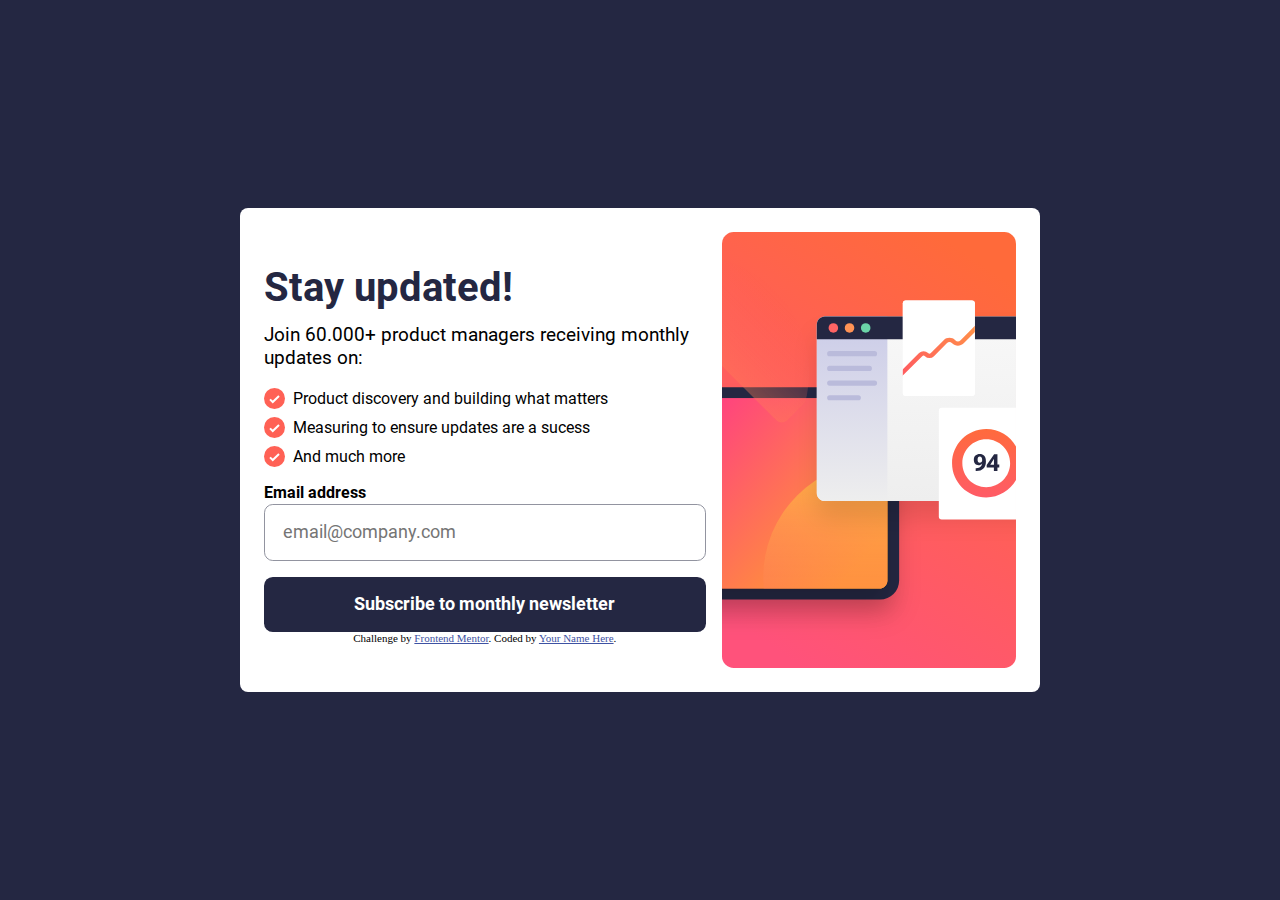
<file: newsletter-sign-up-with-success-message-main/index.html>
<!DOCTYPE html>
<html lang="en">
  <head>
    <meta charset="UTF-8" />
    <meta name="viewport" content="width=device-width, initial-scale=1.0" />

    <link
      rel="icon"
      type="image/png"
      sizes="32x32"
      href="./assets/images/favicon-32x32.png"
    />
    <link rel="stylesheet" href="./css/style.css" />
    <title>
      Frontend Mentor | Newsletter sign-up form with success message
    </title>

    <style></style>
  </head>
  <body>
    <main>
      <div class="container">
        <div class="loader" id="loader"></div>
        <section class="container-left">
          <h1 class="container-left__title">Stay updated!</h1>
          <p class="container-left__p">
            Join 60.000+ product managers receiving monthly updates on:
          </p>
          <ul class="container-left__list">
            <li>
              <img src="./assets/images/icon-list.svg" alt="" />Product
              discovery and building what matters
            </li>
            <li>
              <img src="./assets/images/icon-list.svg" alt="" />Measuring to
              ensure updates are a sucess
            </li>
            <li>
              <img src="./assets/images/icon-list.svg" alt="" />And much more
            </li>
          </ul>
          <form action="" id="form" class="container-left__form">
            <div class="container-left__form-field">
              <label for="email"> Email address </label>
              <input
                type="email"
                id="email"
                
                placeholder="email@company.com"
              />
              <span id="valid-text"></span>
            </div>
            <button id="button-submit" type="submit">
              Subscribe to monthly newsletter
            </button>
          </form>
          <div class="attribution">
            Challenge by
            <a
              href="https://www.frontendmentor.io?ref=challenge"
              target="_blank"
              >Frontend Mentor</a
            >. Coded by <a href="#">Your Name Here</a>.
          </div>
        </section>
        <section class="container-right">
          <img src="./assets/images/illustration-sign-up-desktop.svg" alt="" />
        </section>
      </div>
      <div class="sucess-hide">
        <div>
          <img src="./assets/images/icon-success.svg" alt="" />
          <h2>Thanks for subscribing!</h2>
          <p id="sucess-hide__message"></p>
        </div>

        <button
          id="sucess-hide__button"
          type="button"
          class="sucess-hide__button"
        >
          Dismiss message
        </button>
      </div>
    </main>
  </body>
  <script src="./js/index.js"></script>
</html>
</file>
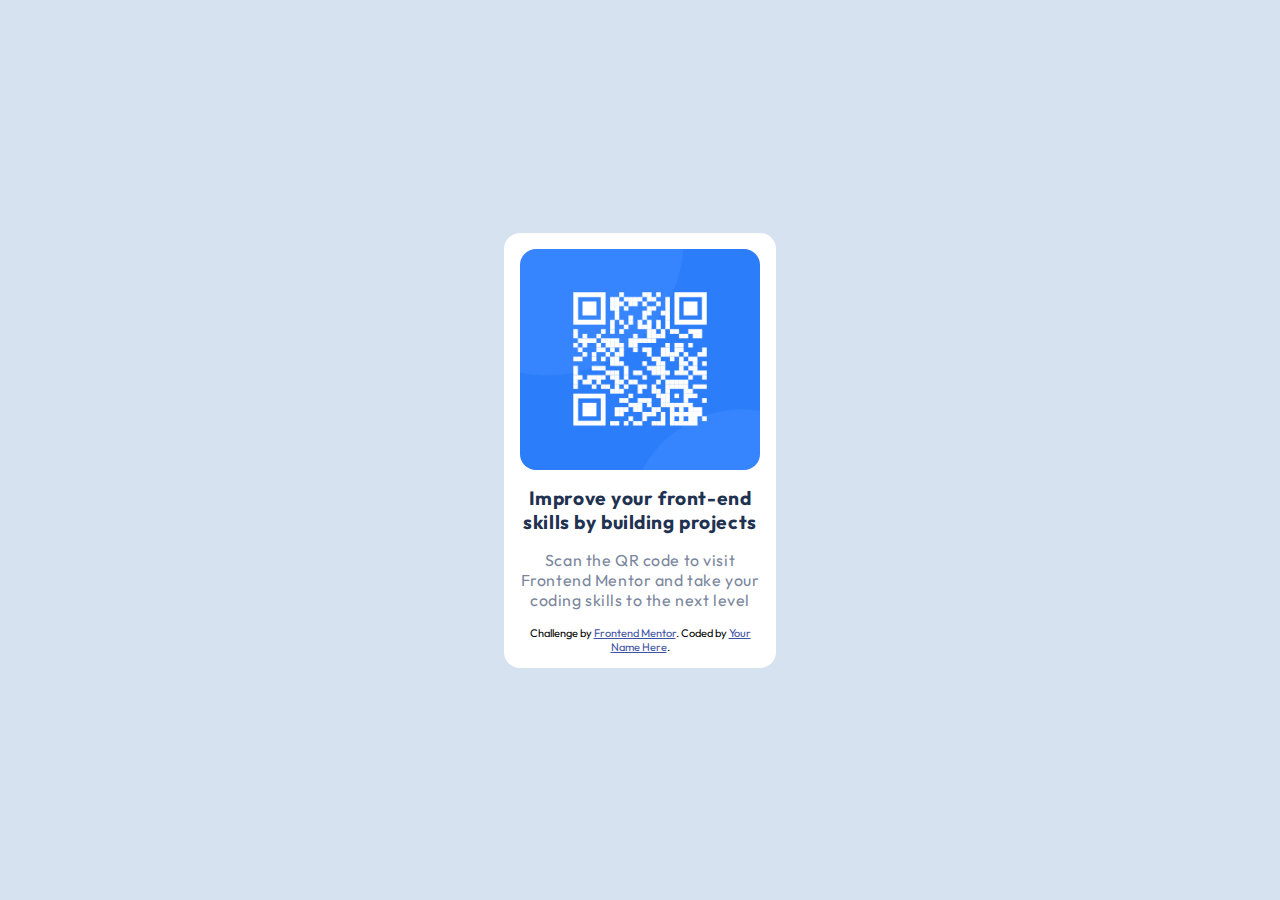
<file: qr-code-component-main/index.html>
<!DOCTYPE html>
<html lang="en">
  <head>
    <meta charset="UTF-8" />
    <meta name="viewport" content="width=device-width, initial-scale=1.0" />
    <!-- displays site properly based on user's device -->
    <link rel="preconnect" href="https://fonts.googleapis.com">
    <link rel="preconnect" href="https://fonts.gstatic.com" crossorigin>
    <link href="https://fonts.googleapis.com/css2?family=Outfit:wght@400;700&display=swap" rel="stylesheet">
    <link
      rel="icon"
      type="image/png"
      sizes="32x32"
      href="./images/favicon-32x32.png"
    />
    <link rel="stylesheet" href="./css/styles.css" />
    <title>Frontend Mentor | QR code component</title>

    <!-- Feel free to remove these styles or customise in your own stylesheet 👍 -->
  </head>
  <body>
    <section class="section">
      <div class="section__container-card">
        <img src="./images/image-qr-code.png" alt="QR"  />
        <p class="section__p">
          Improve your front-end skills by building projects
          <span>
            Scan the QR code to visit Frontend Mentor and take your coding
            skills to the next level
          </span>
        </p>
        <div class="attribution">
          Challenge by
          <a href="https://www.frontendmentor.io?ref=challenge" target="_blank"
            >Frontend Mentor</a
          >. Coded by <a href="#">Your Name Here</a>.
        </div>
      </div>
    </section>
  </body>
</html>
</file>
<file: newsletter-sign-up-with-success-message-main/css/style.css>
:root {
  --primary-tomato: hsl(4, 100%, 67%);
  --neutral-dark-slate-grey: hsl(234, 29%, 20%);
  --neutral-charcoal-grey: hsl(235, 18%, 26%);
  --neutral-grey: hsl(231, 7%, 60%);
  --neutral-white: hsl(0, 0%, 100%);
}
* {
  margin: 0;
  padding: 0;
  box-sizing: border-box;
  list-style: none;
}
@font-face {
  font-family: "Roboto-Bold";
  src: url("../assets/fonts/Roboto-Bold.ttf") format("truetype");
  font-weight: bold;
  font-style: normal;
}

@font-face {
  font-family: "Roboto-Normal";
  src: url("../assets/fonts/Roboto-Regular.ttf") format("truetype");
  font-weight: normal;
  font-style: normal;
}
main {
  width: 100%;
  height: 100vh;
  background-color: var(--neutral-dark-slate-grey);
  display: flex;
  justify-content: center;
  align-items: center;
}

.container {
  max-width: 800px;
  height: auto;
  position: relative;
  display: flex;
  background-color: var(--neutral-white);
  gap: 1em;
  padding: 1.5em;
  border-radius: 0.5em;
}
.container--hide {
  display: none;
}
.container-left {
  width: 60%;
  height: 100%;

  align-self: center;
}
.container-left__title {
  font-family: "Roboto-Bold";
  font-size: 2.5em;
  color: var(--neutral-dark-slate-grey);
  padding: 0.2em 0;
}
.container-left__p {
  font-family: "Roboto-Normal";
  font-size: 1.2em;
  padding: 0.2em 0 1em 0;
}
.container-left__list {
  display: flex;
  flex-direction: column;
  gap: 0.5em;
}
.container-left__list li {
  display: flex;
  align-items: center;
  gap: 0.5em;
  font-family: "Roboto-Normal";
}
.container-right {
  width: 40%;
  height: 100%;
}
.container-right img {
  display: block;
  width: 100%;
  height: 100%;
}
.container-left__form {
  display: flex;
  flex-direction: column;
  gap: 1em;
  padding-top: 1em;
}
.container-left__form-field {
  display: flex;
  flex-direction: column;
  gap: 0.1em;
  position: relative;
}
.container-left__form-field label {
  font-family: "Roboto-Bold";
}
.email{
  background-color: hsl(4, 100%, 67%,0.5);
 
  color: var(--neutral-dark-slate-grey);
}
#email {
  font-family: "Roboto-Normal";
  width: 100%;
  padding: 1em;
  font-size: 1.1rem;
  border-radius: 0.5em;
  border: 1px solid var(--neutral-grey);
  outline: none;
 
}

.email::placeholder{
  color: var(--primary-tomato);
}
#valid-text{
  
  color: var(--primary-tomato);
  position: absolute;
  font-family: "Roboto-Bold";
  font-size: .8rem;
  top: 0;
  right: 0;
}
.container-left__form button {
  width: 100%;
  padding: 1em;
  font-family: "Roboto-Bold";
  color: var(--neutral-white);
  background-color: var(--neutral-dark-slate-grey);
  font-size: 1.1rem;
  border-radius: 0.5em;
  border: 0;
}
.container-left__form button:hover {
  cursor: pointer;
  background-color: var(--primary-tomato);
}
/* -----------sucess-hide -------*/
.sucess-hide {
  display: none;
}
.sucess-hide--visible {
  display: block;
  max-width: 500px;
  background-color: var(--neutral-white);
  font-family: "Roboto-Bold";
  font-size: 2.5rem;
  border-radius: 0.3em;
  padding: 1em;
}
#sucess-hide__message {
  font-family: "Roboto-Normal";
  font-size: 1rem;
  padding: 1em 0;
}
.sucess-hide__button {
  background-color: var(--neutral-dark-slate-grey);
  color: var(--neutral-white);
  border: 0;
  border-radius: 0.5em;
  font-family: "Roboto-Bold";
  width: 100%;
  padding: 1em;
  cursor: pointer;
}
/* -----loader---- */

.loader {
  background-color: aqua;
  width: 50px;
  aspect-ratio: 1;
  border-radius: 50%;
  padding: 3px;
  background: radial-gradient(farthest-side, #ffa516 95%, #0000) 50% 0/12px 12px
      no-repeat,
    radial-gradient(
        farthest-side,
        #0000 calc(100% - 5px),
        #ffa516 calc(100% - 4px)
      )
      content-box;
  animation: l6 2s infinite;
  position: absolute;
  top: 50%;
  left: 50%;
  margin-top: -27px;
  margin-left: -27px;
  display: none;
}
@keyframes l6 {
  to {
    transform: rotate(1turn);
  }
}
/* -------------atribution------------- */
.attribution {
  font-size: 11px;
  text-align: center;
}
.attribution a {
  color: hsl(228, 45%, 44%);
}
@media (max-width: 768px) {
  .container {
    flex-direction: column-reverse;
    width: 100%;
    height: 100%;
    padding: 0;
  }
  .container-right {
    height: 45%;
    width: 100%;
  }
  .container-right img {
    content: url("../assets/images/illustration-sign-up-mobile.svg");
    width: 100%;
  }
  .container-left {
    width: 100%;
    padding: 0 1em;
  }
  .container-left__title {
    color: var(--neutral-dark-slate-grey);
  }
  .sucess-hide--visible {
    display: flex;
    flex-direction: column;
    justify-content: space-between;

    width: 100%;
    height: 100vh;
    background-color: var(--neutral-white);
    font-family: "Roboto-Bold";
    font-size: 2.5rem;
    border-radius: 0;
    padding: 2em 1em 1em 1em;
  }
  .sucess-hide--visible img {
    width: 2em;
  }
}
</file>
<file: qr-code-component-main/css/styles.css>
* {
  margin: 0;
  padding: 0;
  box-sizing: border-box;
}
:root {
  --White: hsl(0, 0%, 100%);
  --Light-gray: hsl(212, 45%, 89%);
  --Grayish-blue: hsl(220, 15%, 55%);
  --Dark-blue: hsl(218, 44%, 22%);
}
html {
  font-family: "Outfit", sans-serif;
  caret-color: transparent;
}
body {
  background-color: var(--Light-gray);
}
.section {
  max-width: 1440px;

  height: 100vh;
  display: flex;
  justify-content: center;
  align-items: center;
  background-color: var(--Light-gray);
  margin: 0 auto;
}
.section__container-card {
  width: 17em;
  height: 27.1875rem;
  border-radius: 1rem;
  padding: 1em;
  background-color: var(--White);
  display: flex;
  flex-direction: column;
  gap: 1rem;
}
.section__container-card > img {
  width: 100%;
  height: 55%;
  border-radius: 1rem;
  display: block;
  object-fit: cover;
  object-position: center;
}
.section__p {
  font-weight: 700;
  color: var(--Dark-blue);
  font-size: 1.2rem;
  letter-spacing: 0.03em;
  text-align: center;
  display: flex;
  flex-direction: column;
  gap: 1rem;
}
.section__p > span {
  display: block;
  font-weight: 400;
  font-size: 1rem;
  color: var(--Grayish-blue);
}
.attribution {
  font-size: 11px;
  text-align: center;
}
.attribution a {
  color: hsl(228, 45%, 44%);
}
</file>
